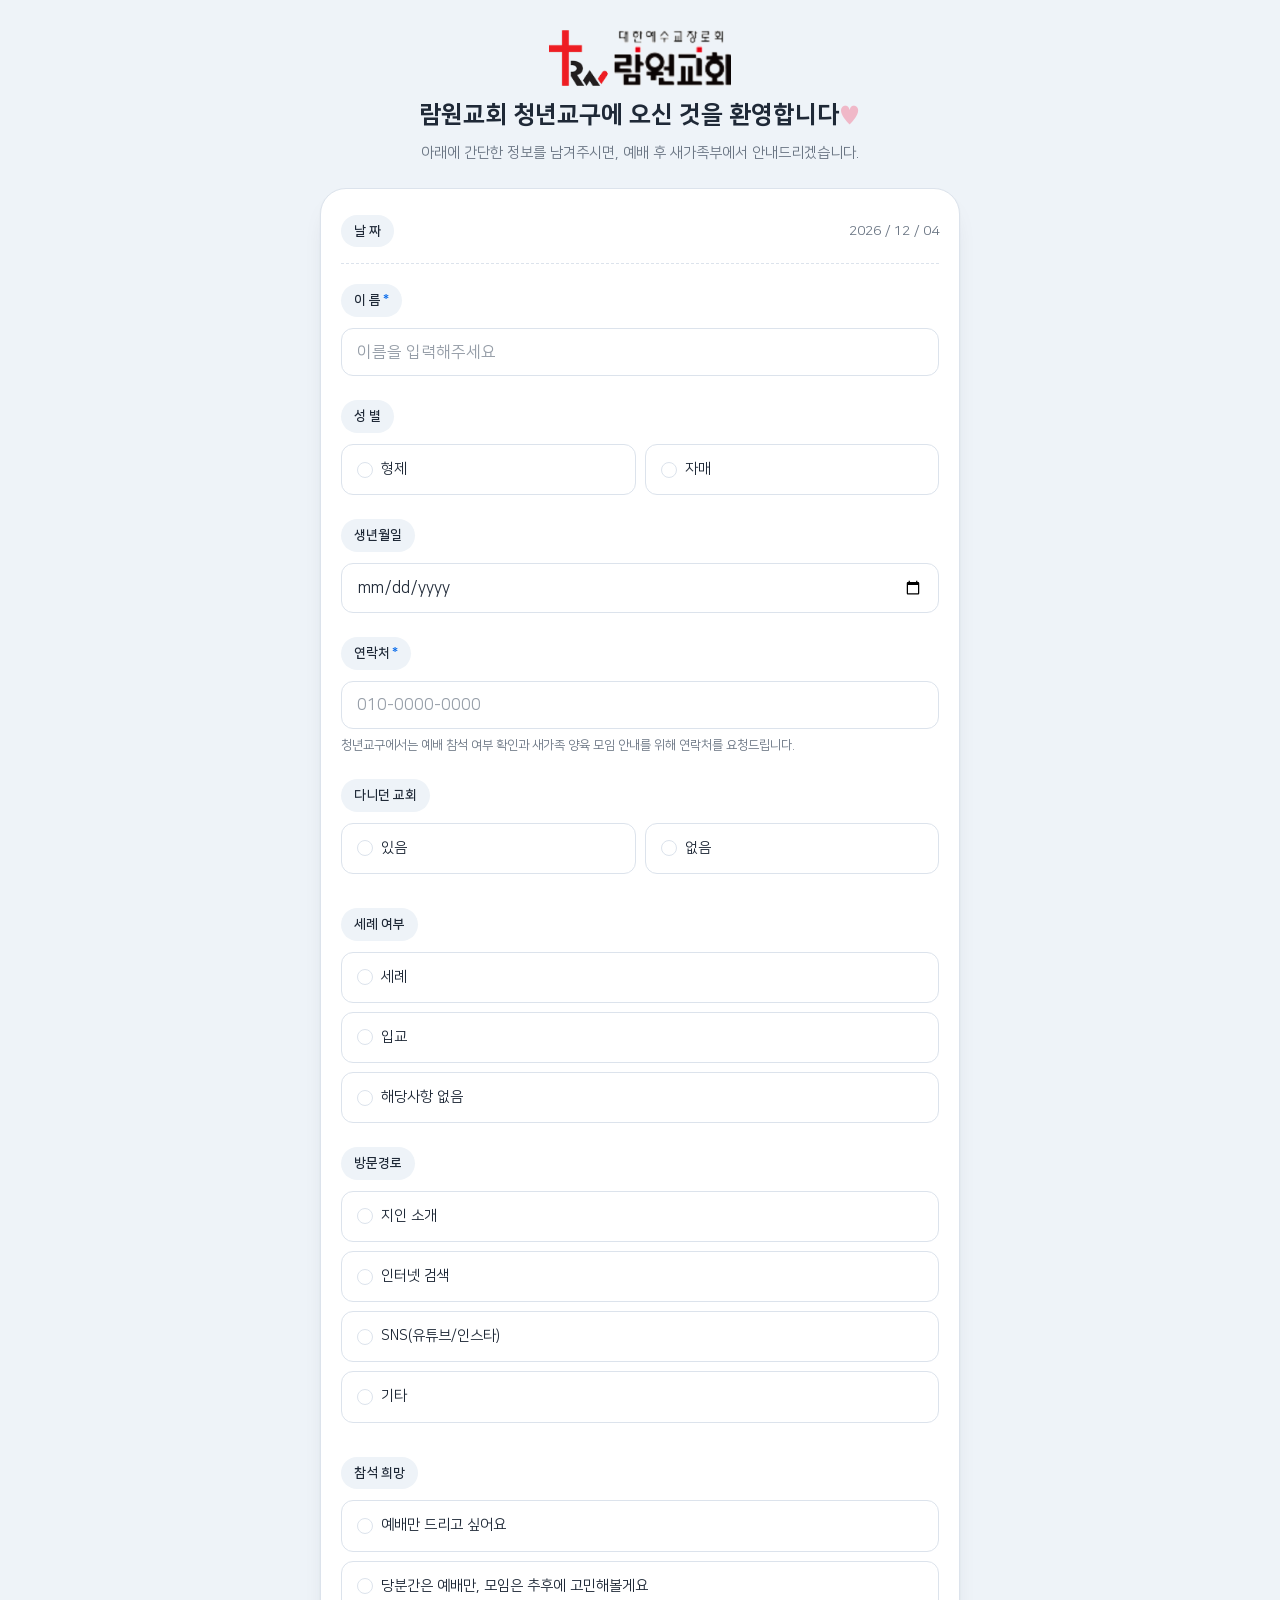
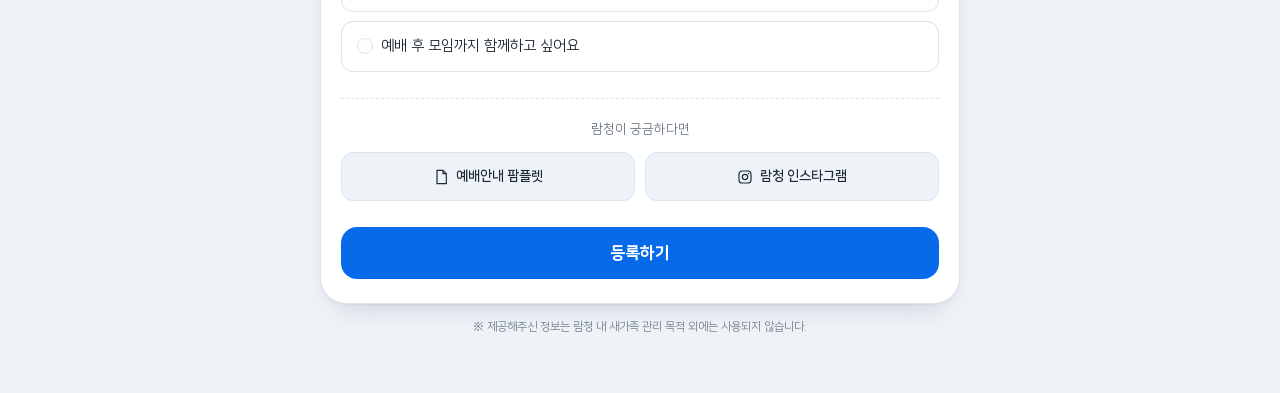
<file: index.html>
<!doctype html>
<html lang="ko">
<head>
<meta charset="UTF-8" />
<meta name="viewport" content="width=device-width, initial-scale=1, viewport-fit=cover" />
<title>람원교회 청년교구 새가족 등록폼</title>
<meta name="description" content="람원교회 청년교구 새가족 등록카드 — 전자 등록폼" />
<link rel="stylesheet" href="./styles.css">
</head>
<body>
<div class="page">

  <header class="header">
    <span class="logo-badge">
      <img src="./assets/ramwon-logo-hires.png" alt="대한예수교장로회 람원교회">
    </span>
    <h1 class="headline">람원교회 청년교구에 오신 것을 환영합니다<span class="heart">♥</span></h1>
    <p class="sub">아래에 간단한 정보를 남겨주시면, 예배 후 새가족부에서 안내드리겠습니다.</p>
  </header>

  <div class="card">

    <div class="today">
      <span class="pill">날 짜</span>
      <span class="date-value" id="todayLabel"></span>
    </div>

    <div class="form-error" id="formError"></div>

    <form id="regForm">

      <div class="field">
        <span class="pill">이 름<span class="required-mark">*</span></span>
        <input type="text" name="name" id="name" placeholder="이름을 입력해주세요" autocomplete="name" required>
      </div>

      <div class="field">
        <span class="pill">성 별</span>
        <div class="choices two" role="radiogroup" aria-label="성별">
          <div class="choice">
            <input type="radio" name="gender" id="gender-m" value="형제">
            <label for="gender-m"><span class="dot"></span>형제</label>
          </div>
          <div class="choice">
            <input type="radio" name="gender" id="gender-f" value="자매">
            <label for="gender-f"><span class="dot"></span>자매</label>
          </div>
        </div>
      </div>

      <div class="field">
        <span class="pill">생년월일</span>
        <input type="date" name="birth_date" id="birth_date">
      </div>

      <div class="field">
        <span class="pill">연락처<span class="required-mark">*</span></span>
        <input type="tel" name="phone" id="phone" placeholder="010-0000-0000" autocomplete="tel" required>
        <p class="helper">청년교구에서는 예배 참석 여부 확인과 새가족 양육 모임 안내를 위해 연락처를 요청드립니다.</p>
      </div>

      <div class="field">
        <span class="pill">다니던 교회</span>
        <div class="choices two" role="radiogroup" aria-label="다니던 교회">
          <div class="choice">
            <input type="radio" name="prior_church_status" id="church-yes" value="있음" data-reveal="church-name-wrap">
            <label for="church-yes"><span class="dot"></span>있음</label>
          </div>
          <div class="choice">
            <input type="radio" name="prior_church_status" id="church-no" value="없음" data-reveal="">
            <label for="church-no"><span class="dot"></span>없음</label>
          </div>
        </div>
        <div class="conditional" id="church-name-wrap">
          <div class="church-search" id="churchSearch">
            <div class="church-search-input-wrap">
              <svg width="16" height="16" viewBox="0 0 24 24" fill="none"><circle cx="11" cy="11" r="7" stroke="currentColor" stroke-width="1.8"/><path d="M20 20L16.5 16.5" stroke="currentColor" stroke-width="1.8" stroke-linecap="round"/></svg>
              <input type="text" id="church_search_input" placeholder="교회 이름이나 주소를 검색해보세요" autocomplete="off">
            </div>
            <ul class="church-results" id="churchResults" hidden></ul>
            <div class="church-manual" id="churchManual" hidden>
              <input type="text" id="prior_church_name" name="prior_church_name" placeholder="교회명을 직접 입력해주세요">
              <p class="church-hint">새가족부에서 확인 후 교회 정보를 채워드릴게요.</p>
            </div>
            <input type="hidden" id="prior_church_id" name="prior_church_id">
            <input type="hidden" id="prior_church_location" name="prior_church_location">
            <input type="hidden" id="prior_church_naver" name="prior_church_naver">
          </div>
          <!-- 네이버 검색이 주지 않는 정보는 새가족이 직접 적는다 -->
          <div class="church-extra">
            <div class="church-extra-field">
              <span class="church-extra-label">교단</span>
              <input type="text" id="prior_church_denomination" name="prior_church_denomination" placeholder="예: 대한예수교장로회 (모르시면 비워두세요)">
            </div>
            <div class="church-extra-field">
              <span class="church-extra-label">청년부가 있었나요?</span>
              <div class="choices two" role="radiogroup" aria-label="청년부 유무">
                <div class="choice"><input type="radio" name="prior_church_has_youth_group" id="youth-o" value="O"><label for="youth-o"><span class="dot"></span>O</label></div>
                <div class="choice"><input type="radio" name="prior_church_has_youth_group" id="youth-x" value="X"><label for="youth-x"><span class="dot"></span>X</label></div>
              </div>
            </div>
          </div>
        </div>
      </div>

      <div class="field">
        <span class="pill">세례 여부</span>
        <div class="choices wide" role="radiogroup" aria-label="세례 여부">
          <div class="choice"><input type="radio" name="baptism_status" id="bap-1" value="세례"><label for="bap-1"><span class="dot"></span>세례</label></div>
          <div class="choice"><input type="radio" name="baptism_status" id="bap-2" value="입교"><label for="bap-2"><span class="dot"></span>입교</label></div>
          <div class="choice"><input type="radio" name="baptism_status" id="bap-3" value="해당사항 없음"><label for="bap-3"><span class="dot"></span>해당사항 없음</label></div>
        </div>
      </div>

      <div class="field">
        <span class="pill">방문경로</span>
        <div class="choices wide" role="radiogroup" aria-label="방문경로">
          <div class="choice"><input type="radio" name="visit_source" id="src-1" value="지인 소개"><label for="src-1"><span class="dot"></span>지인 소개</label></div>
          <div class="choice"><input type="radio" name="visit_source" id="src-2" value="인터넷 검색"><label for="src-2"><span class="dot"></span>인터넷 검색</label></div>
          <div class="choice"><input type="radio" name="visit_source" id="src-3" value="SNS(유튜브/인스타)"><label for="src-3"><span class="dot"></span>SNS(유튜브/인스타)</label></div>
          <div class="choice"><input type="radio" name="visit_source" id="src-4" value="기타" data-reveal="visit-etc-wrap"><label for="src-4"><span class="dot"></span>기타</label></div>
        </div>
        <div class="conditional" id="visit-etc-wrap">
          <input type="text" name="visit_source_etc" id="visit_source_etc" placeholder="어떻게 알게 되셨는지 알려주세요">
        </div>
      </div>

      <div class="field">
        <span class="pill">참석 희망</span>
        <div class="choices wide" role="radiogroup" aria-label="참석 희망">
          <div class="choice"><input type="radio" name="attendance_wish" id="wish-1" value="예배만 드리고 싶어요"><label for="wish-1"><span class="dot"></span>예배만 드리고 싶어요</label></div>
          <div class="choice"><input type="radio" name="attendance_wish" id="wish-2" value="당분간은 예배만, 모임은 추후에 고민해볼게요"><label for="wish-2"><span class="dot"></span>당분간은 예배만, 모임은 추후에 고민해볼게요</label></div>
          <div class="choice"><input type="radio" name="attendance_wish" id="wish-3" value="예배 후 모임까지 함께하고 싶어요"><label for="wish-3"><span class="dot"></span>예배 후 모임까지 함께하고 싶어요</label></div>
        </div>
      </div>

      <div class="more">
        <p>람청이 궁금하다면</p>
        <div class="more-links">
          <a href="https://drive.google.com/file/d/1jArgOOVkl-ZcCS6AFqgQY6wLNOC_r4N_/view?usp=sharing" target="_blank" rel="noopener">
            <svg width="16" height="16" viewBox="0 0 24 24" fill="none"><path d="M6 2h9l5 5v15H6z" stroke="currentColor" stroke-width="1.8" stroke-linejoin="round"/><path d="M15 2v5h5" stroke="currentColor" stroke-width="1.8" stroke-linejoin="round"/></svg>
            예배안내 팜플렛
          </a>
          <a href="https://www.instagram.com/ramcheong?igsi=YnRxYm9kbzBnNHYw" target="_blank" rel="noopener">
            <svg width="16" height="16" viewBox="0 0 24 24" fill="none"><rect x="3" y="3" width="18" height="18" rx="5" stroke="currentColor" stroke-width="1.8"/><circle cx="12" cy="12" r="4" stroke="currentColor" stroke-width="1.8"/><circle cx="17.2" cy="6.8" r="1" fill="currentColor"/></svg>
            람청 인스타그램
          </a>
        </div>
      </div>

      <div class="submit-row">
        <button type="submit" class="submit" id="submitBtn">등록하기</button>
      </div>
    </form>

    <div class="success" id="success">
      <img class="mascot-big" src="./assets/mascot.png" alt="">
      <h2>환영합니다!</h2>
      <p>새가족 등록이 완료되었습니다.<br>람청 새가족부에서 안내드리겠습니다.</p>
      <button class="again" id="againBtn" type="button">다른 분 등록하기</button>
    </div>

  </div>

  <p class="privacy">※ 제공해주신 정보는 람청 내 새가족 관리 목적 외에는 사용되지 않습니다.</p>
</div>

<script src="./script.js"></script>
</body>
</html>
</file>
<file: styles.css>
/* 람원교회 청년교구 새가족 등록폼 — 스타일 (확정본: 구 시안 A) */
  @font-face {
    font-family: "NanumSquare";
    src: url("./fonts/NanumSquareL.ttf") format("truetype");
    font-weight: 300; font-display: swap;
  }
  @font-face {
    font-family: "NanumSquare";
    src: url("./fonts/NanumSquareR.ttf") format("truetype");
    font-weight: 400; font-display: swap;
  }
  @font-face {
    font-family: "NanumSquare";
    src: url("./fonts/NanumSquareB.ttf") format("truetype");
    font-weight: 700; font-display: swap;
  }
  @font-face {
    font-family: "NanumSquare";
    src: url("./fonts/NanumSquareEB.ttf") format("truetype");
    font-weight: 800; font-display: swap;
  }

  :root {
    --bg: #eef3f8;
    --surface: #ffffff;
    --surface-soft: #eef3f8;
    --accent: #066aeb;
    --accent-dark: #0552b8;
    --accent-soft: #e2ecfd;
    --accent-contrast: #ffffff;
    --heart: #f0b8c8;
    --text: #1f2937;
    --text-muted: #6b7684;
    --border: #dce3ec;
    --danger: #b3261e;
    --shadow: 0 1px 2px rgba(31,41,55,0.05), 0 14px 30px -18px rgba(31,41,55,0.28);
    --radius-lg: 26px;
    --radius-md: 16px;
    --radius-sm: 12px;
    --font: "NanumSquare", "Apple SD Gothic Neo", "Malgun Gothic", sans-serif;
  }

  @media (prefers-color-scheme: dark) {
    :root:not([data-theme="light"]) {
      --bg: #141922;
      --surface: #1d2430;
      --surface-soft: #242c3a;
      --accent: #4f9aff;
      --accent-dark: #7ab2ff;
      --accent-soft: #16273f;
      --accent-contrast: #ffffff;
      --heart: #c987a0;
      --text: #eef1f6;
      --text-muted: #9ba5b4;
      --border: #303a4a;
      --danger: #ff8177;
      --shadow: 0 1px 2px rgba(0,0,0,0.3), 0 14px 30px -18px rgba(0,0,0,0.6);
    }
  }
  :root[data-theme="dark"] {
    --bg: #141922; --surface: #1d2430; --surface-soft: #242c3a;
    --accent: #4f9aff; --accent-dark: #7ab2ff; --accent-soft: #16273f; --accent-contrast: #ffffff;
    --heart: #c987a0; --text: #eef1f6; --text-muted: #9ba5b4; --border: #303a4a; --danger: #ff8177;
    --shadow: 0 1px 2px rgba(0,0,0,0.3), 0 14px 30px -18px rgba(0,0,0,0.6);
  }

  * { box-sizing: border-box; }
  html, body { margin: 0; padding: 0; }
  body {
    background: var(--bg);
    color: var(--text);
    font-family: var(--font);
    line-height: 1.6;
    -webkit-font-smoothing: antialiased;
    padding: 30px 16px 56px;
    min-height: 100vh;
  }
  @media (prefers-reduced-motion: reduce) {
    * { animation-duration: 0.001ms !important; transition-duration: 0.001ms !important; }
  }

  .draft-tag {
    position: fixed; top: 10px; right: 10px;
    background: var(--accent); color: var(--accent-contrast);
    font-size: 11px; font-weight: 700; padding: 5px 10px;
    border-radius: 999px; z-index: 20; letter-spacing: 0.02em;
    box-shadow: var(--shadow);
  }

  .page { width: min(92vw, 640px); margin: 0 auto; position: relative; }

  /* ---------- Header ---------- */
  .header { text-align: center; margin-bottom: 22px; position: relative; }
  .logo-badge {
    display: flex; align-items: center; justify-content: center;
    background: var(--bg);
    padding: 0;
    margin: 0 auto 10px;
  }
  .logo-badge img { height: 46px; width: auto; display: block; }
  @media (min-width: 460px) { .logo-badge img { height: 56px; } }

  .headline {
    font-weight: 800;
    font-size: clamp(20px, 3.4vw, 24px);
    margin: 0 0 8px;
    text-wrap: balance;
  }
  .headline .heart { color: var(--heart); }
  .sub {
    font-size: 14.5px;
    color: var(--text-muted);
    margin: 0;
    text-wrap: balance;
  }

  .mascot {
    position: absolute;
    top: -8px; right: 2px;
    width: 52px; height: auto;
    opacity: 0.95;
    transform: rotate(8deg);
  }
  @media (max-width: 420px) { .mascot { display: none; } }

  /* ---------- Card ---------- */
  .card {
    background: var(--surface);
    border: 1px solid var(--border);
    border-radius: var(--radius-lg);
    box-shadow: var(--shadow);
    padding: 26px 20px 24px;
  }

  .today {
    display: flex; align-items: center; justify-content: space-between;
    padding-bottom: 16px; margin-bottom: 20px;
    border-bottom: 1px dashed var(--border);
  }
  .today .pill { margin: 0; }
  .today .date-value { font-variant-numeric: tabular-nums; font-size: 14px; color: var(--text-muted); }

  .field { margin-bottom: 24px; }
  .field:last-child { margin-bottom: 0; }

  .pill {
    display: inline-block;
    background: var(--surface-soft);
    color: var(--text);
    font-size: 13px;
    font-weight: 700;
    padding: 6px 13px;
    border-radius: 999px;
    margin-bottom: 11px;
  }
  .required-mark { color: var(--accent); margin-left: 2px; }

  .helper { font-size: 12.5px; color: var(--text-muted); margin: 6px 0 0; text-wrap: pretty; }

  input[type="text"], input[type="tel"], input[type="date"] {
    width: 100%;
    font-family: var(--font);
    font-size: 16px;
    color: var(--text);
    background: var(--surface);
    border: 1.5px solid var(--border);
    border-radius: var(--radius-sm);
    padding: 14px 15px;
    outline: none;
    transition: border-color 0.15s ease, box-shadow 0.15s ease;
  }
  input::placeholder { color: var(--text-muted); opacity: 0.7; }
  input:focus-visible { border-color: var(--accent); box-shadow: 0 0 0 3px var(--accent-soft); }

  .choices { display: flex; flex-wrap: wrap; gap: 9px; }
  .choice { position: relative; }
  .choice input { position: absolute; opacity: 0; width: 1px; height: 1px; }
  .choice label {
    display: flex; align-items: center; gap: 8px;
    font-size: 14.5px;
    padding: 13px 15px;
    border: 1.5px solid var(--border);
    border-radius: var(--radius-sm);
    background: var(--surface);
    cursor: pointer;
    transition: border-color 0.15s ease, background 0.15s ease;
    user-select: none;
  }
  .choice label .dot {
    width: 16px; height: 16px; border-radius: 50%;
    border: 1.5px solid var(--border);
    flex: 0 0 auto;
    display: flex; align-items: center; justify-content: center;
    transition: border-color 0.15s ease, background 0.15s ease;
  }
  .choice label .dot::after {
    content: ""; width: 8px; height: 8px; border-radius: 50%;
    background: var(--accent-contrast); transform: scale(0);
    transition: transform 0.12s ease;
  }
  .choice input:checked + label { border-color: var(--accent); background: var(--accent-soft); }
  .choice input:checked + label .dot { background: var(--accent); border-color: var(--accent); }
  .choice input:checked + label .dot::after { transform: scale(1); }
  .choice input:focus-visible + label { box-shadow: 0 0 0 3px var(--accent-soft); }
  .choices.wide .choice { flex: 1 1 100%; }
  .choices.two .choice { flex: 1 1 calc(50% - 5px); }

  .conditional {
    margin-top: 10px; max-height: 0; overflow: hidden; opacity: 0;
    transition: max-height 0.22s ease, opacity 0.2s ease, margin-top 0.22s ease;
  }
  .conditional.open { max-height: 680px; opacity: 1; }

  /* ---------- Church search ---------- */
  .church-search { position: relative; }
  .church-search-input-wrap { position: relative; }
  .church-search-input-wrap svg { position: absolute; left: 14px; top: 50%; transform: translateY(-50%); color: var(--text-muted); pointer-events: none; }
  .church-search-input-wrap input { padding-left: 40px; }
  .church-results {
    list-style: none; margin: 8px 0 0; padding: 6px;
    background: var(--surface); border: 1.5px solid var(--border); border-radius: var(--radius-sm);
    box-shadow: var(--shadow);
  }
  .church-results[hidden] { display: none; }
  .church-result-item {
    padding: 10px 10px; border-radius: 10px; cursor: pointer;
    display: flex; flex-direction: column; gap: 2px;
  }
  .church-result-item:hover, .church-result-item:focus-visible { background: var(--surface-soft); outline: none; }
  .church-result-item .church-name { font-weight: 700; font-size: 14px; }
  .church-result-item .church-meta { font-size: 12px; color: var(--text-muted); }
  .church-manual-btn {
    background: none; border: none; color: var(--accent); font-family: var(--font);
    font-weight: 700; font-size: 13px; cursor: pointer; padding: 0; margin-left: 4px; text-decoration: underline;
  }
  .church-manual[hidden] { display: none; }
  .church-manual { margin-top: 8px; }
  .church-hint { font-size: 12px; color: var(--text-muted); margin: 6px 2px 0; }
  /* 네이버가 주지 않는 정보(교단/청년부)를 새가족이 직접 적는 구역 */
  .church-extra { margin-top: 14px; display: grid; gap: 14px; }
  .church-extra-label { display: block; font-size: 12.5px; font-weight: 700; color: var(--text-muted); margin-bottom: 6px; }
  .church-status { padding: 12px 10px; font-size: 13px; color: var(--text-muted); text-align: center; }
  .church-foot {
    display: flex; align-items: center; justify-content: space-between; gap: 8px;
    margin-top: 5px; padding: 8px 10px 3px;
    border-top: 1px solid var(--border);
    font-size: 11.5px; color: var(--text-muted);
  }
  .church-foot .church-manual-btn { margin-left: 0; }

  /* ---------- Flying courier (submit animation) ---------- */
  .courier-fly { position: fixed; z-index: 60; pointer-events: none; will-change: transform, opacity; }

  /* ---------- Links (pamphlet / instagram) ---------- */
  .more {
    margin-top: 26px;
    padding-top: 20px;
    border-top: 1px dashed var(--border);
    text-align: center;
  }
  .more p { margin: 0 0 12px; font-size: 13px; color: var(--text-muted); }
  .more-links { display: flex; gap: 10px; }
  .more-links a {
    flex: 1 1 0;
    display: flex; align-items: center; justify-content: center; gap: 7px;
    text-decoration: none;
    font-family: var(--font); font-weight: 700; font-size: 13.5px;
    color: var(--text);
    background: var(--surface-soft);
    border: 1.5px solid var(--border);
    border-radius: var(--radius-sm);
    padding: 13px 10px;
    transition: border-color 0.15s ease, transform 0.05s ease;
  }
  .more-links a:hover { border-color: var(--accent); }
  .more-links a:active { transform: scale(0.98); }
  .more-links svg { flex: 0 0 auto; }

  /* ---------- Submit ---------- */
  .submit-row { margin-top: 26px; }
  button.submit {
    width: 100%;
    font-family: var(--font);
    font-weight: 800;
    font-size: 16.5px;
    color: var(--accent-contrast);
    background: var(--accent);
    border: none;
    border-radius: var(--radius-md);
    padding: 17px;
    cursor: pointer;
    transition: background 0.15s ease, transform 0.05s ease;
  }
  button.submit:hover { background: var(--accent-dark); }
  button.submit:active { transform: scale(0.99); }
  button.submit:disabled { opacity: 0.6; cursor: not-allowed; }

  /* 폼(기재란) 카드 바깥, 카드 아래에 작게 놓이는 안내 문구 */
  .privacy {
    font-size: 11.5px; line-height: 1.6;
    color: var(--text-muted); opacity: 0.9;
    text-align: center; text-wrap: pretty;
    margin: 14px 6px 0;
  }

  .form-error {
    display: none;
    background: color-mix(in srgb, var(--danger) 12%, var(--surface));
    border: 1px solid color-mix(in srgb, var(--danger) 40%, var(--border));
    color: var(--danger);
    border-radius: var(--radius-sm);
    padding: 11px 13px;
    font-size: 13.5px;
    margin-bottom: 18px;
  }
  .form-error.show { display: block; }

  /* ---------- Success ---------- */
  .success { display: none; text-align: center; padding: 20px 4px 6px; }
  .success.show { display: block; }
  .success .mascot-big { width: 84px; height: auto; margin: 0 auto 14px; }
  .success h2 { font-weight: 800; font-size: 22px; margin: 0 0 10px; }
  .success p { color: var(--text-muted); font-size: 14.5px; margin: 0; }
  .success .again {
    margin-top: 22px; background: none; border: 1.5px solid var(--border); color: var(--text);
    font-family: var(--font); font-weight: 700; font-size: 13.5px; padding: 11px 18px;
    border-radius: 999px; cursor: pointer;
  }

  form.hidden { display: none; }
</file>
